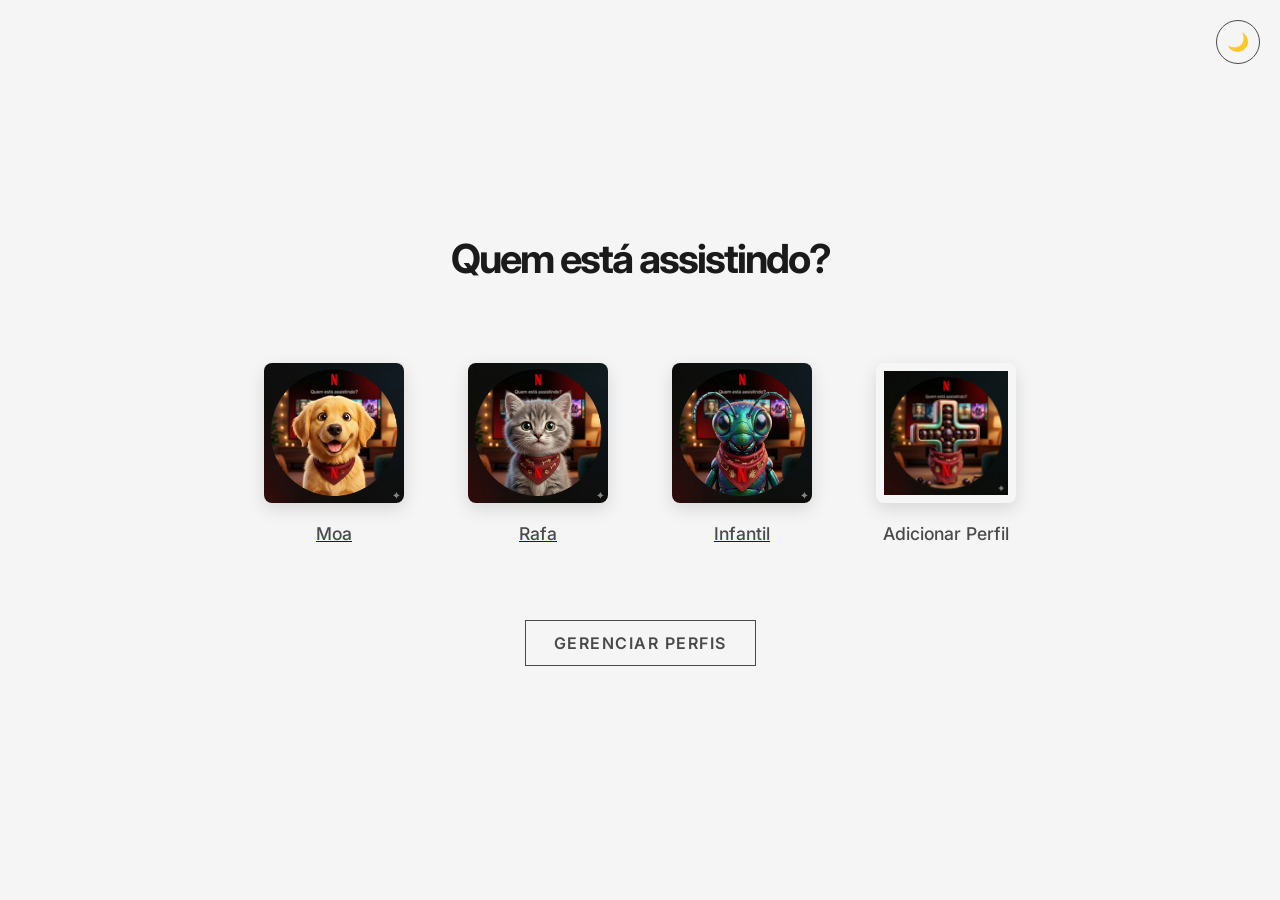
<file: index.html>
<!DOCTYPE html>
<html lang="pt-br">

<head>
	<meta charset="UTF-8">
	<meta name="viewport" content="width=device-width, initial-scale=1.0">
	<meta name="description" content="Seleção de perfis Netflix">
	<title>Netflix - Quem está assistindo?</title>
	<link rel="stylesheet" href="style.css">
</head>

<body>
	<button type="button" class="theme-toggle" id="themeToggle"
		aria-label="Alternar entre modo claro e escuro">☀️</button>

	<main>
		<h1>Quem está assistindo?</h1>

		<section class="profiles">
			<ul role="list">
				<li role="listitem">
					<article class="profile">
						<a href="./catalogo/catalogo.html">
							<figure>
								<img src="assets/dog.png" alt="Perfil Moa">
								<figcaption>Moa</figcaption>
							</figure>
						</a>
					</article>
				</li>
				<li role="listitem">
					<article class="profile">
						<a href="./catalogo/catalogo.html">
							<figure>
								<img src="assets/cat.png" alt="Perfil Rafa">
								<figcaption>Rafa</figcaption>
							</figure>
						</a>
					</article>
				</li>
				<li role="listitem">
					<article class="profile">
						<a href="./catalogo/catalogo.html">
							<figure>
								<img src="assets/inseticide.png" alt="Perfil Infantil">
								<figcaption>Infantil</figcaption>
							</figure>
						</a>
					</article>
				</li>
				<li role="listitem">
					<article class="profile add-profile">
						<figure>
							<img src="assets/addIcon.png" alt="Adicionar novo perfil">
							<figcaption>Adicionar Perfil</figcaption>
						</figure>
					</article>
				</li>
			</ul>
		</section>

		<button type="button" class="manage-profiles-btn">Gerenciar perfis</button>
	</main>

	<script src="/js/index.js"></script>
	<script src="script.js"></script>
</body>

</html>
</file>
<file: style.css>
@import url('https://fonts.googleapis.com/css2?family=Inter:wght@400;500;600;700&display=swap');

:root {
    --bg-color: #141414;
    --text-color: #ffffff;
    --muted-text: #808080;
    --card-shadow: 0 4px 20px rgba(0, 0, 0, 0.6);
    --card-hover-shadow: 0 8px 40px rgba(236, 233, 233, 0.4);
    --button-border: #808080;
    --button-text: #808080;
    --button-hover-border: #ffffff;
    --button-hover-text: #ffffff;
    --focus-color: #ece6e7;
}

body.light-mode {
    --bg-color: #f5f5f5;
    --text-color: #1a1a1a;
    --muted-text: #4a4a4a;
    --card-shadow: 0 6px 18px rgba(0, 0, 0, 0.12);
    --card-hover-shadow: 0 10px 28px rgba(0, 0, 0, 0.2);
    --button-border: #4a4a4a;
    --button-text: #4a4a4a;
    --button-hover-border: #1a1a1a;
    --button-hover-text: #1a1a1a;
    --focus-color: #111111;
}

/* Reset e Estilos Base */
* {
    margin: 0;
    padding: 0;
    box-sizing: border-box;
}

body {
    background-color: var(--bg-color);
    color: var(--text-color);
    font-family: 'Inter', -apple-system, BlinkMacSystemFont, sans-serif;
    min-height: 100vh;
    display: flex;
    align-items: center;
    justify-content: center;
    padding: 20px;
    transition: background-color 0.3s ease, color 0.3s ease;
}

.theme-toggle {
    position: fixed;
    top: 20px;
    right: 20px;
    width: 44px;
    height: 44px;
    border: 1px solid var(--button-border);
    border-radius: 999px;
    background: transparent;
    color: var(--button-text);
    font-family: inherit;
    font-size: 1.1rem;
    line-height: 1;
    cursor: pointer;
    display: flex;
    align-items: center;
    justify-content: center;
    transition: color 0.3s ease, border-color 0.3s ease, transform 0.3s ease;
}

.theme-toggle:hover {
    color: var(--button-hover-text);
    border-color: var(--button-hover-border);
    transform: translateY(-1px);
}

.theme-toggle:focus-visible {
    outline: 2px solid var(--focus-color);
    outline-offset: 3px;
}

/* Main Container */
main {
    width: 100%;
    max-width: 1200px;
}

h1 {
    font-size: 2.5rem;
    font-weight: 700;
    margin-bottom: 60px;
    text-align: center;
    letter-spacing: -2px;
    animation: fadeInDown 0.8s ease-out;
}

@keyframes fadeInDown {
    from {
        opacity: 0;
        transform: translateY(-30px);
    }

    to {
        opacity: 1;
        transform: translateY(0);
    }
}

/* Profiles Section */
.profiles {
    padding: 20px 0;
}

.manage-profiles-btn {
    display: block;
    margin: 56px auto 0;
    min-width: 220px;
    padding: 12px 28px;
    border: 1px solid var(--button-border);
    background: transparent;
    color: var(--button-text);
    font-family: inherit;
    font-size: 1rem;
    font-weight: 600;
    letter-spacing: 1.5px;
    text-transform: uppercase;
    cursor: pointer;
    transition: color 0.3s ease, border-color 0.3s ease, transform 0.3s ease;
}

.manage-profiles-btn:hover {
    color: var(--button-hover-text);
    border-color: var(--button-hover-border);
    transform: translateY(-1px);
}

.manage-profiles-btn:focus-visible {
    outline: 2px solid var(--focus-color);
    outline-offset: 3px;
}

.profiles ul {
    list-style: none;
    display: flex;
    flex-wrap: wrap;
    align-items: center;
    justify-content: center;
    gap: 64px;

}

/* Profile Cards */
.profile {
    cursor: pointer;
    transition: transform 0.3s ease, filter 0.3s ease;
    position: relative;
}

.profile:hover {
    transform: scale(1.05);
    filter: brightness(1.2);
}

.profile figure {
    display: flex;
    flex-direction: column;
    align-items: center;
    gap: 12px;
}

.profile img {
    width: 140px;
    height: 140px;
    border-radius: 8px;
    object-fit: cover;
    box-shadow: var(--card-shadow);
    transition: box-shadow 0.3s ease, border-radius 0.3s ease;
}

.profile:hover img {
    box-shadow: var(--card-hover-shadow);
    border-radius: 12px;
}

.profile figcaption {
    font-size: 1.1rem;
    font-weight: 500;
    color: var(--muted-text);
    transition: color 0.3s ease;
    text-align: center;
    margin-top: 8px;
}

.profile:hover figcaption {
    color: var(--text-color);
}

/* Add Profile Button */
.add-profile img {
    background-color: rgba(255, 255, 255, 0.05);
    padding: 8px;
    transition: border-color 0.3s ease, background-color 0.3s ease;
}

.add-profile:hover img {
    background-color: rgba(229, 9, 20, 0.1);
    box-shadow: 0 8px 40px rgba(235, 231, 231, 0.3);
}

.add-profile:hover figcaption {
    color: rgba(235, 231, 231, 0.3);
    font-weight: 600;
}

/* Responsive Design */
@media (max-width: 768px) {
    h1 {
        font-size: 2.5rem;
        margin-bottom: 40px;
    }

    .profiles ul {
        grid-template-columns: repeat(auto-fit, minmax(140px, 1fr));
        gap: 30px;
    }

    .profile img {
        width: 120px;
        height: 120px;
    }

    .profile figcaption {
        font-size: 1rem;
    }

    .manage-profiles-btn {
        margin-top: 40px;
        min-width: 200px;
        font-size: 0.95rem;
    }
}

@media (max-width: 480px) {
    h1 {
        font-size: 1.8rem;
        margin-bottom: 30px;
    }

    .profiles ul {
        grid-template-columns: repeat(2, 1fr);
        gap: 20px;
    }

    .profile img {
        width: 100px;
        height: 100px;
    }

    .profile figcaption {
        font-size: 0.9rem;
    }

    .manage-profiles-btn {
        margin-top: 32px;
        min-width: 180px;
        padding: 10px 20px;
        letter-spacing: 1px;
    }

    .theme-toggle {
        top: 12px;
        right: 12px;
        width: 40px;
        height: 40px;
        font-size: 1rem;
    }
}

/* Acessibilidade */
.profile:focus-visible {
    outline: 2px solid #e50914;
    outline-offset: 4px;
    border-radius: 8px;
}

@media (prefers-reduced-motion: reduce) {
    * {
        animation-duration: 0.01ms !important;
        animation-iteration-count: 1 !important;
        transition-duration: 0.01ms !important;
    }
}
</file>
